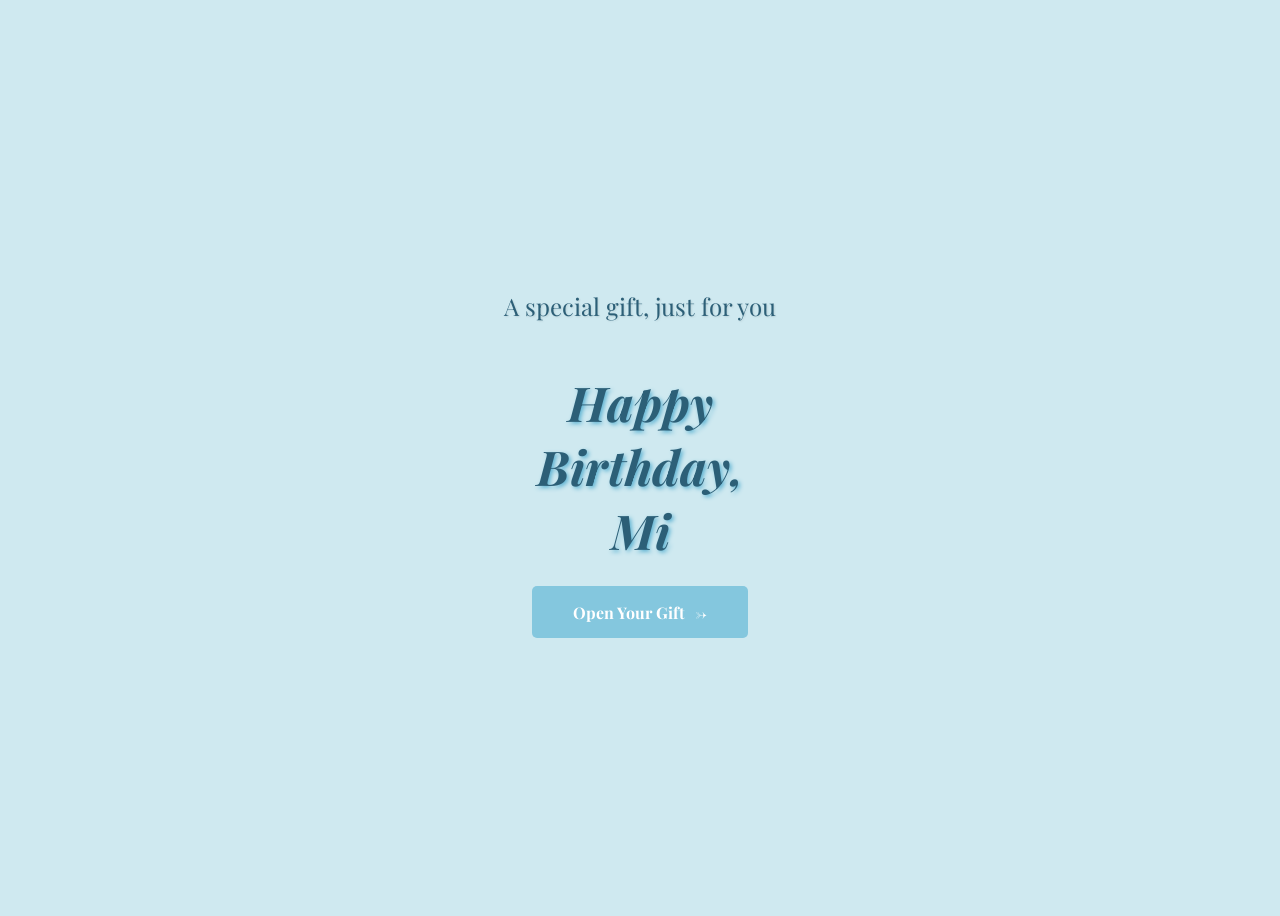
<file: index.html>
<!DOCTYPE html>
<html lang="en">
<head>
  <meta charset="UTF-8">
  <meta name="viewport" content="width=device-width, initial-scale=1.0">
  <title>Happy Birthday, Jes!</title>
   <link rel="preconnect" href="https://fonts.googleapis.com">
<link rel="preconnect" href="https://fonts.gstatic.com" crossorigin>
<link href="https://fonts.googleapis.com/css2?family=Playfair+Display:ital,wght@0,400..900;1,400..900&display=swap" rel="stylesheet">
  <link rel="stylesheet" href="assets/style.css">
</head>
<body>

   <main class="landing">
    <p class="subtitle">A special gift, just for you</p>
    <h1 class="title">Happy<br>Birthday,<br>Mi</h1>
    <a href="home.html" class="btn"> Open Your Gift 
      <span class="arrow">→</span>
    </a>
  </main>
  

</body>
</html>
</file>
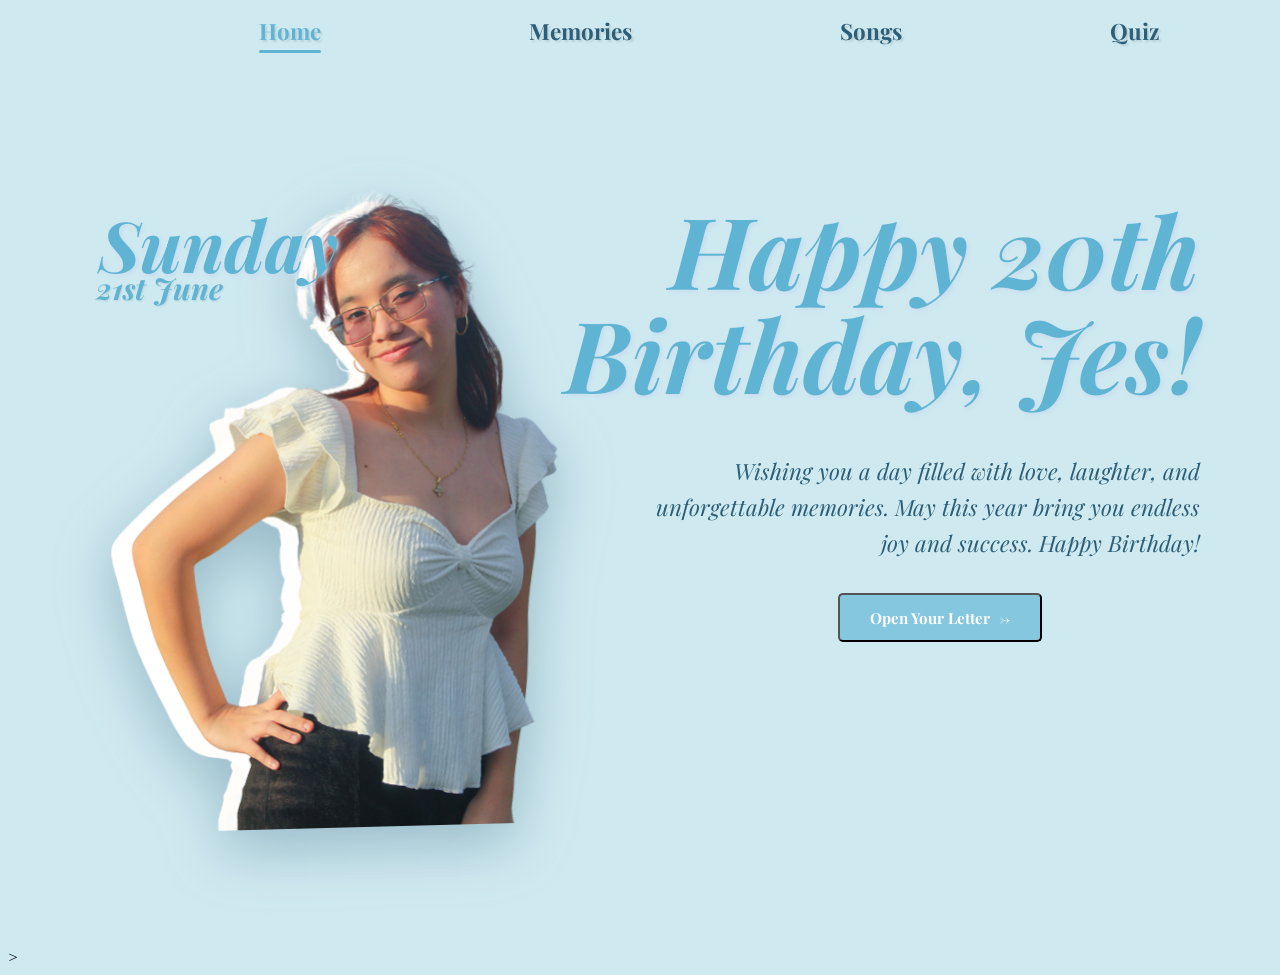
<file: home.html>
<!DOCTYPE html>
<html lang="en">
<head>
  <meta charset="UTF-8">
  <meta name="viewport" content="width=device-width, initial-scale=1.0">
  <title>Home</title>
  <link rel="preconnect" href="https://fonts.googleapis.com">
<link rel="preconnect" href="https://fonts.gstatic.com" crossorigin>
<link href="https://fonts.googleapis.com/css2?family=Playfair+Display:ital,wght@0,400..900;1,400..900&display=swap" rel="stylesheet">
  <link rel="stylesheet" href="assets/style.css">
</head>
<body>

  <!--  Start of Navigation Bar -->

  <header> 
    
    <div class="navbar"> 
      <nav>
          <ul>
            <li> <a href="home.html"> Home </a> </li>
            <li> <a href="memories.html"> Memories </a> </li>
            <li> <a href="songs.html"> Songs </a> </li>
            <li> <a href="quiz.html"> Quiz </a> </li>
          </ul>
      </nav>
    </div>

  </header>

  <!--  End of Navigation Bar -->


  <!-- Start of Hero Section -->

  <section class="hero">

    <div class="hero-left">
      <div class="date">
        <span class="day"> Sunday </span>
        <span class="date"> 21st June</span>
      </div>
      <div class="image-container">
        <img src="assets/images/home/jes_pic.png" alt="Jes Image" class="hero-image">
      </div>
    </div>

    
    <div class="hero-right">
      <h1 class="hero-title"> Happy 20th <br> Birthday, Jes! </h1>

      <p class="hero-description"> Wishing you a day filled with love, laughter, and unforgettable memories. 
        May this year bring you endless joy and success. Happy Birthday! 
      </p>

      <button class="btn" id="open-letter-btn"> 
        Open Your Letter  
        <span class="arrow">→</span>
      </button>
    </div>

  </section>

    <!-- Letter Modal -->
  <div class="letter-modal" id="letter-modal">
    <div class="letter-modal-card">
      <button class="modal-close" id="letter-modal-close">✕</button>
      <p class="letter-greeting" id="letter-greeting"></p>
      <div class="letter-body" id="letter-body"></div>
      <p class="letter-signoff" id="letter-signoff"></p>
    </div>
  </div>

  <script src="assets/script.js"> </script>


</body>
</html>>
</file>
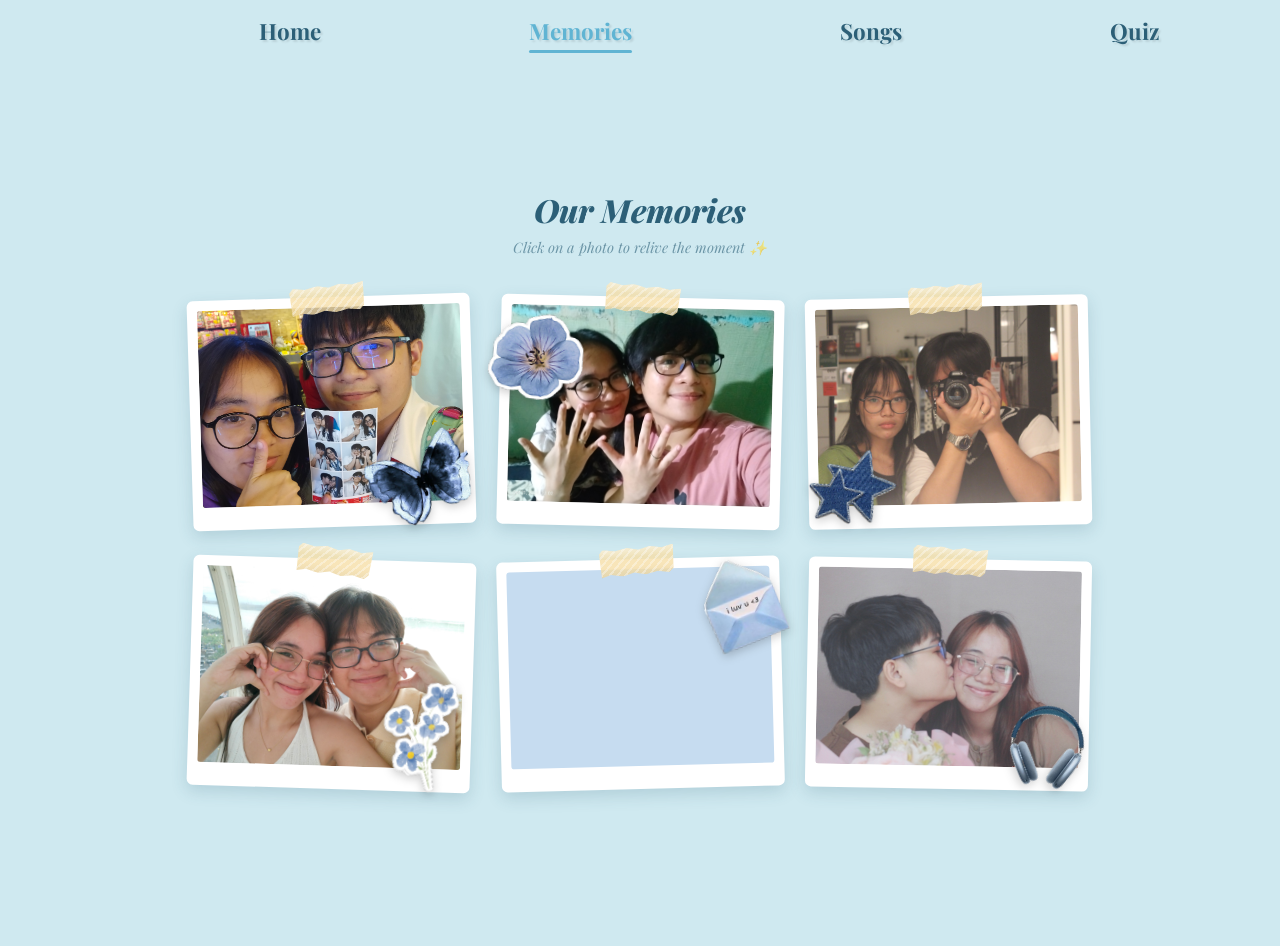
<file: memories.html>
<!DOCTYPE html>
<html lang="en">
<head>
  <meta charset="UTF-8">
  <meta name="viewport" content="width=device-width, initial-scale=1.0">
  <title>Memories</title>
  <link rel="preconnect" href="https://fonts.googleapis.com">
<link rel="preconnect" href="https://fonts.gstatic.com" crossorigin>
<link href="https://fonts.googleapis.com/css2?family=Playfair+Display:ital,wght@0,400..900;1,400..900&display=swap" rel="stylesheet">
  <link rel="stylesheet" href="assets/style.css">
</head>
<body>

  <!--  Start of Navigation Bar -->

  <header> 
    
    <div class="navbar"> 
      <nav>
          <ul>
            <li> <a href="home.html"> Home </a> </li>
            <li> <a href="memories.html"> Memories </a> </li>
            <li> <a href="songs.html"> Songs </a> </li>
            <li> <a href="quiz.html"> Quiz </a> </li>
          </ul>
      </nav>
    </div>

  </header>

  <!--  End of Navigation Bar -->

    <section class="memories-section">
    <div class="memories-heading">
      <h2>Our Memories</h2>
      <p>Click on a photo to relive the moment ✨</p>
    </div>
    <div class="memories-grid" id="memories-grid">
      <!-- Populated by script.js -->
    </div>
  </section>
 
  <!-- Modal Overlay -->
  <div class="memory-modal" id="memory-modal">
    <div class="memory-modal-card">
      <button class="modal-close" id="modal-close">✕</button>
      <div class="modal-media" id="modal-media"></div>
      <div class="modal-info">
        <p class="modal-date" id="modal-date">January 1, 2024</p>
        <p class="modal-caption" id="modal-caption">Caption goes here.</p>
      </div>
    </div>
  </div>

  <script src="assets/script.js"> </script>


</body>
</html>
</file>
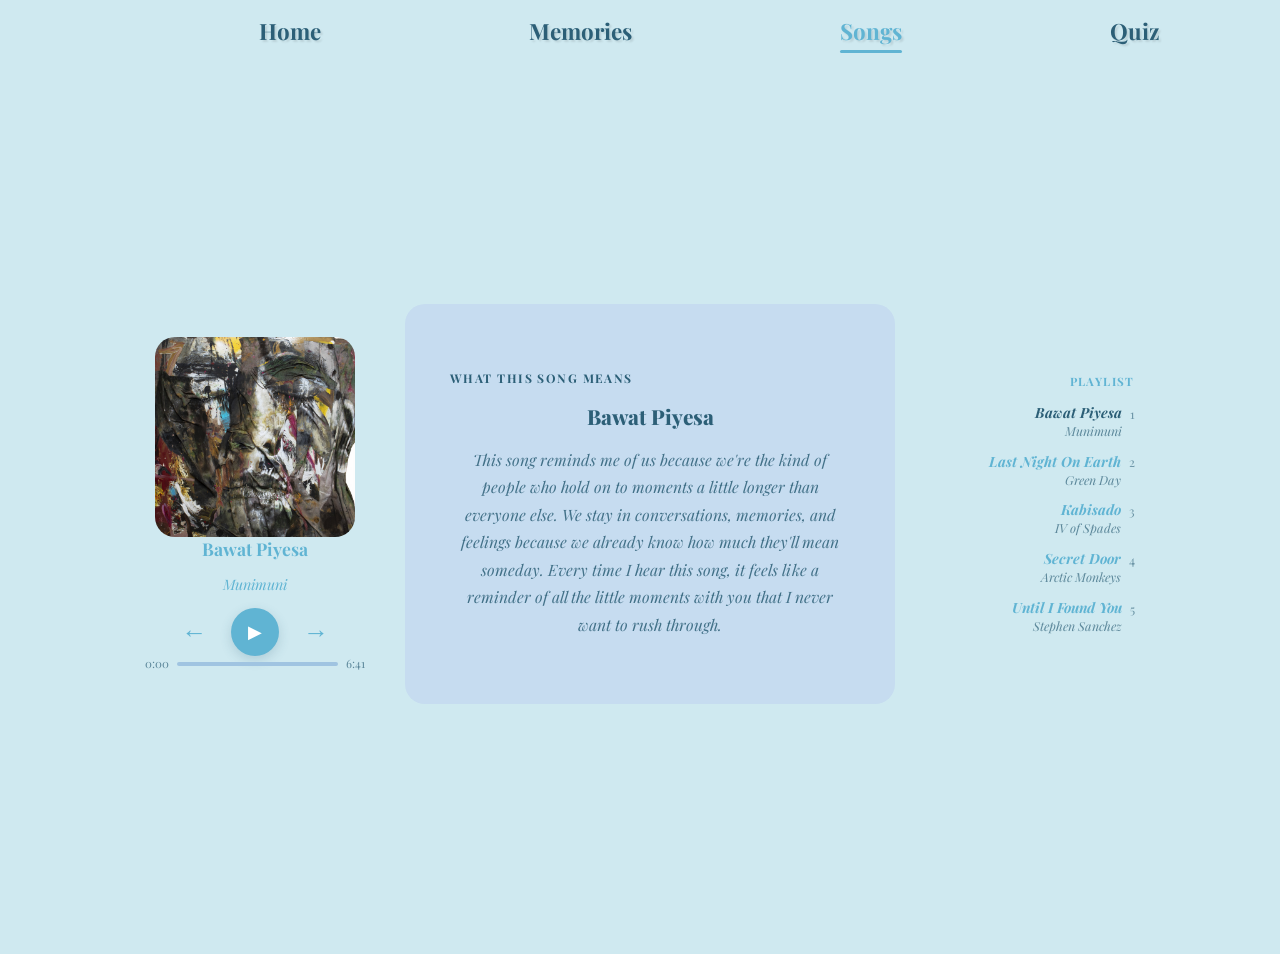
<file: songs.html>
<!DOCTYPE html>
<html lang="en">
<head>
  <meta charset="UTF-8">
  <meta name="viewport" content="width=device-width, initial-scale=1.0">
  <title>Songs</title>
  <link rel="preconnect" href="https://fonts.googleapis.com">
<link rel="preconnect" href="https://fonts.gstatic.com" crossorigin>
<link href="https://fonts.googleapis.com/css2?family=Playfair+Display:ital,wght@0,400..900;1,400..900&display=swap" rel="stylesheet">
  <link rel="stylesheet" href="assets/style.css">
</head>
<body>

  <!--  Start of Navigation Bar -->

  <header> 
    
    <div class="navbar"> 
      <nav>
          <ul>
            <li> <a href="home.html"> Home </a> </li>
            <li> <a href="memories.html"> Memories </a> </li>
            <li> <a href="songs.html"> Songs </a> </li>
            <li> <a href="quiz.html"> Quiz </a> </li>
          </ul>
      </nav>
    </div>

  </header>

    <!--  End of Navigation Bar -->


  <!-- Songs  Section -->

  <section class="songs-section">

    <!-- Left:  Album art and controls -->

    <div class="songs-left">
      <div class="album-art">
        <img id="album-img" src="" alt="Album Art">
      </div>
      <div class="song-info">
        <p id="song-title" class="song-title-display">Song Title</p>
        <p id="song-artist" class="song-artist-display">Artist Name</p>
      </div>
      <div class="song-controls">
        <button class="arrow-btn" id="prev-btn">&#8592;</button>
        <button class="play-btn" id="play-btn">&#9654;</button>
        <button class="arrow-btn" id="next-btn">&#8594;</button>
      </div>
      <div class="progress-container">
        <span id="current-time" class="time-label">0:00</span>
        <div class="progress-bar" id="progress-bar">
          <div class="progress-fill" id="progress-fill"></div>
        </div>
        <span id="total-time" class="time-label">0:00</span>
      </div>
    </div>

        <!-- Middle: Song Meaning Card -->
    <div class="songs-middle">
      <p class="meaning-label">WHAT THIS SONG MEANS</p>
      <h2 id="meaning-title" class="meaning-title"></h2>
      <p id="meaning-text" class="meaning-text"></p>
    </div>
 
    <!-- Right: Playlist -->
    <div class="songs-right">
      <p class="playlist-label">PLAYLIST</p>
      <ul class="playlist" id="playlist">
        <!-- Populated by JS -->
      </ul>
    </div>


  </section>

  <script src="assets/script.js"> </script>


</body>
</html>
</file>
<file: assets/style.css>
:root {
    --background-color: #CFE9F0;
    --text-color: #2C5F77;
    --secondary-color: #C6DCF0;
    --card-color: #A0C4E1;
    --primary-color: #84C7DE;
    --accent-color: #60B4D3;
  }


  /* Nav Bar */

  .header {
    width: 100%;
    padding: 1em 0;
  }

  nav ul {
    list-style: none;
    display: flex;
    justify-content: right;
    gap: 6em;
  }

  nav ul li a {
    text-decoration: none;
    color: var(--text-color);
    font-size: 1.4em;
    font-weight: bold;
    transition: color 0.3s ease;
    font-family: 'Playfair Display', serif; 
    padding-right: 5em;
    text-shadow: 2px 2px 2px rgba(0, 0, 0, 0.1);
    position: relative;
  }

  nav ul li a.active {
    color: var(--accent-color);
  }

  nav ul li a.active::after {
    content: '';
    position: absolute;
    left: 0;
    right: 5em;
    bottom: -0.3em;
    height: 3px;
    border-radius: 99px;
    background-color: var(--accent-color);
  }

  /* Nav Bar End */


  /* Start of Index */

  body {
    background-color: var(--background-color);
    font-family: 'Playfair Display', serif;
    cursor: url('images/cursor/staff_cursor.png') 4 4, auto;
  }
  .landing { 
    text-align: middle;
    text-align: center;
    flex-direction: column;
    align-items: center;
    display: flex;
    justify-content: center;
    align-items: center;
    height: 100vh;
    margin: 0;
  }

  .subtitle {
    text-align: middle;
    text-align: center;
    font-size: 1.5em;
    margin-top: 0.5em;
    margin-bottom: 1em;
    color: var(--text-color);
    text-shadow: 1px 1px 2px rgba(0, 0, 0, 0.1);
  }

  .title {
    text-shadow: 2px 2px 4px var(--accent-color);
    align-self: center;
    font-size: 3em;
    margin-top: 0.5em;
    margin-bottom: 0.5em;
    color: var(--text-color);
    font-weight: bold;
    font-style: italic;
  }

  .btn {
    display: inline-flex;
    align-items: center;
    gap: 0.6em;
    text-decoration: none;
    font-family: 'Playfair Display', serif;
    font-weight: bold;
    font-size: 1em;
    padding: 0.9em 2.6em;
    background-color: var(--primary-color);
    color: #fff;
    border-radius: 5px;
  }

  .btn:hover {
    background-color: var(--accent-color);
    transform: translateY(-2px);
  }
  
  .btn .arrow {
    font-size: 1.1em;
    transition: transform 0.2s ease;
  }
  
  .btn:hover .arrow {
    transform: translateX(4px);
  }


  /* End of Index */


  /* Start of Home */

  .hero {
  display: flex;
  align-items: center;
  justify-content: center;
  gap: 2.5em;
  min-height: calc(100vh - 80px);
  padding: 2em 3em;
  }

  /* Style for the left side of the hero section */

  .hero-left {
    flex: 0 0 45%;
    position: relative;
    display: flex;
    justify-content: center;
    align-items: center;
    transform: none;
  }

  .date {
    position: absolute;
    top: 2em;
    left: 1.2em;
    display: flex;
    flex-direction: column;
    z-index: 2;
  }

  .date .day {
    font-size: 4.4em;
    font-style: italic;
    font-weight: bold;
    color: var(--accent-color);
    text-shadow: 2px 2px 4px var(--secondary-color);
    line-height: 1;
    margin-bottom: -8px;
  }

  .date .date {
    font-size: 1.85em;
    color: var(--accent-color);
    text-shadow: 1px 1px 2px rgba(0, 0, 0, 0.1);
    font-style: italic;
    font-weight: bold;
    margin-left: -1.3em;
  }

  .hero-image {
    width: 560px;
    height: auto;
    max-height: 680px;
    filter: drop-shadow(0 18px 30px rgba(44, 95, 119, 0.35));
    transform: rotate(-1.5deg);
    transition: transform 0.3s ease;
  }

  .hero-image:hover {
    transform: rotate(0deg) scale(1.02);
  }

  .image-container {
    width: 100%;
    max-width: 560px;
    text-align: center;
  }

  .hero-right {
    flex: 1;
    display: flex;
    flex-direction: column;
    align-items: flex-end;
    text-align: right;
    max-width: 520px;
  }

  .hero-right .btn {
    align-self: center;
  }


  .hero-title {
    font-size: 6.2em;
    font-weight: bold;
    font-style: italic;
    color: var(--accent-color);
    line-height: 1.05;
    margin-left: -1.3em;
    text-shadow: 2px 2px 4px var(--secondary-color);
    align-self: right;
    margin-top: -1.7em;
  }

  .hero-title br {
    display: block;
    margin-bottom: -0.25em;
  }

  .hero-description {
    font-size: 1.4em;
    font-style: italic;
    color: var(--text-color);
    line-height: 1.6;
    margin: 0 0 1.4em 0;
    text-align: right;
    max-width: 620px;
    margin-left: -1.3em;
    margin-top: -1.5em;
    align-self: right;
  }

  .hero .btn {
    display: inline-flex;
    align-items: center;
    gap: 0.6em;
    text-decoration: none;
    font-family: 'Playfair Display', serif;
    font-weight: bold;
    font-size: 0.95em;
    padding: 0.75em 2em;
    background-color: var(--primary-color);
    color: #fff;
    border-radius: 5px;
    cursor: pointer;
  }

  .hero .btn:hover {
    background-color: var(--accent-color);
    transform: translateY(-2px);
  }
  
  .hero .btn .arrow {
    font-size: 1.1em;
    transition: transform 0.2s ease;
  }
  
  .hero .btn:hover .arrow {
    transform: scale(1.2) rotate(15deg);
  }

  /* Letter Modal */
  .letter-modal {
    position: fixed;
    inset: 0;
    background: rgba(44, 95, 119, 0.5);
    backdrop-filter: blur(8px);
    display: flex;
    align-items: center;
    justify-content: center;
    z-index: 100;
    opacity: 0;
    pointer-events: none;
    transition: opacity 0.3s ease;
    padding: 1.5em;
  }

  .letter-modal.active {
    opacity: 1;
    pointer-events: all;
  }

  .letter-modal-card {
    background: #fffdf8;
    border-radius: 18px;
    padding: 3em 3.2em;
    max-width: 560px;
    width: 100%;
    max-height: 85vh;
    overflow-y: auto;
    position: relative;
    box-shadow: 0 24px 64px rgba(44, 95, 119, 0.35);
    transform: translateY(20px) scale(0.97);
    transition: transform 0.3s ease;
    font-family: 'Playfair Display', serif;
  }

  .letter-modal.active .letter-modal-card {
    transform: translateY(0) scale(1);
  }

  .letter-greeting {
    font-size: 1.4em;
    font-style: italic;
    font-weight: 700;
    color: var(--accent-color);
    margin: 0 0 1em 0;
  }

  .letter-body {
    color: var(--text-color);
    font-size: 1.05em;
    line-height: 1.8;
  }

  .letter-body p {
    margin: 0 0 1.2em 0;
  }

  .letter-signoff {
    font-size: 1.1em;
    font-style: italic;
    color: var(--text-color);
    margin: 1.5em 0 0 0;
    text-align: right;
  }

  /* End of Home */





  /* Start of Songs Page */

  .songs-section {
  display: flex;
  align-items: center;
  justify-content: center;
  gap: 2.5em;
  min-height: calc(100vh - 80px);
  padding: 2em 3em;
}

  /* Left Album Art */

  .songs-left {
    display: flex;
    flex-direction: column;
    align-items: center;
    gap: 1;
    flex-shrink: 0;
    width: 220px;
  }

  .album-art {
    width: 200px;
    height: 200px;
    background-color: var(--secondary-color);
    border-radius: 20px;
    overflow: hidden;
    display: flex;
    align-items: center;
    justify-content: center;
  }

  .album-art img {
    width: 100%;
    height: 100%;
    object-fit: cover;
    display: block;
  }

  .song-info {
    text-align: center;
  }

  .song-title-display {
    font-size: 1.1em;
    font-weight: 700;
    color: var(--accent-color);
    margin: 0;
  }

  .song-artist-display {
    font-size: 0.9em;
    font-style: italic;
    color: var(--accent-color);
    cursor: pointer;
    transition: transformation 0.2s  ease, color 0.2s ease;
  }

  .song-controls {
    display: flex;
    gap: 1.5em;
    align-items: center;
  }

  .song-section {
    display: flex;
    gap: 2.5em;
    align-items: center;
  }

  .arrow-btn {
  background: none;
  border: none;
  font-size: 1.6em;
  color: var(--accent-color);
  cursor: pointer;
  transition: transform 0.2s ease, color 0.2s ease;
  line-height: 1;
  padding: 0;
}
 
.arrow-btn:hover {
  color: var(--text-color);
  transform: scale(1.2);
}

.play-btn {
  width: 48px;
  height: 48px;
  border-radius: 50%;
  border: none;
  background: var(--accent-color);
  color: #fff;
  font-size: 1.1em;
  cursor: pointer;
  display: flex;
  align-items: center;
  justify-content: center;
  transition: background-color 0.2 ease, transform 0.2 ease;
  flex-shrink: 0;
  box-shadow: 0 4px 12px rgba(44, 95, 119, 0.2);
}

.play-btn:hover {
  background-color: var(--text-color);
  transform: scale(1.1);
}

.progress-container {
  display: flex;
  align-items: center;
  gap: 0.5em;
  width: 100%;
}
 
.time-label {
  font-size: 0.72em;
  color: var(--text-color);
  opacity: 0.7;
  flex-shrink: 0;
  font-family: 'Playfair Display', serif;
}
 
.progress-bar {
  flex: 1;
  height: 4px;
  background-color: var(--card-color);
  border-radius: 99px;
  cursor: pointer;
  position: relative;
  overflow: hidden;
}
 
.progress-fill {
  height: 100%;
  width: 0%;
  background-color: var(--accent-color);
  border-radius: 99px;
  transition: width 0.1s linear;
}

 /* Middle */

.songs-middle {
  background-color: var(--secondary-color);
  border-radius: 20px;
  padding: 2.5em 2.8em;
  max-width: 400px;
  width: 100%;
  display: flex;
  flex-direction: column;
  gap: 1em;
  min-height: 320px;
  justify-content: center;
}

.songs-middle {
  background-color: var(--secondary-color);
  border-radius: 20px;
  padding: 2.5em 2.8em;
  max-width: 400px;
  width: 100%;
  display: flex;
  flex-direction: column;
  gap: 1em;
  min-height: 320px;
  justify-content: center;
}
 
.meaning-label {
  font-size: 0.75em;
  font-weight: 700;
  letter-spacing: 0.12em;
  color: var(--text-color);
  margin: 0;
  text-align: left;
}
 
.meaning-title {
  font-size: 1.3em;
  font-weight: 800;
  color: var(--text-color);
  margin: 0;
  text-align: center;
}
 
.meaning-text {
  font-size: 0.98em;
  font-style: italic;
  color: var(--text-color);
  line-height: 1.75;
  text-align: center;
  margin: 0;
  opacity: 0.85;
}

 /* Right: Playlist */

 .songs-right {
  display: flex;
  flex-direction: column;
  gap: 0.5em;
  flex-shrink: 0;
  width: 200px;
}
 
.playlist-label {
  font-size: 0.72em;
  font-weight: 700;
  letter-spacing: 0.12em;
  color: var(--accent-color);
  margin: 0 0 0.5em 0;
  text-align: right;
}
 
.playlist {
  list-style: none;
  padding: 0;
  margin: 0;
  display: flex;
  flex-direction: column;
  gap: 0.8em;
}
 
.playlist-item {
  display: flex;
  align-items: flex-start;
  gap: 0.5em;
  cursor: pointer;
  text-align: right;
  flex-direction: row-reverse;
  transition: opacity 0.2s ease;
}
 
.playlist-item:hover {
  opacity: 0.7;
}
 
.playlist-num {
  font-size: 0.78em;
  color: var(--text-color);
  opacity: 0.6;
  flex-shrink: 0;
  padding-top: 0.15em;
}
 
.playlist-info {
  display: flex;
  flex-direction: column;
  align-items: flex-end;
}
 
.playlist-song-title {
  font-size: 0.88em;
  font-weight: 700;
  font-style: italic;
  color: var(--accent-color);
  display: block;
}
 
.playlist-song-artist {
  font-size: 0.78em;
  font-style: italic;
  color: var(--text-color);
  opacity: 0.7;
  display: block;
}
 
.playlist-item.active .playlist-song-title {
  color: var(--text-color);
}
 
/* End of Songs */


/* Start of Quiz */

.quiz-section {
  display: flex;
  align-items: center;
  justify-content: center;
  min-height: calc(100vh - 80px);
  padding: 2em;
}
 
.quiz-card {
  background-color: var(--secondary-color);
  border-radius: 20px;
  padding: 2.5em 3em;
  width: 100%;
  max-width: 420px;
  display: flex;
  flex-direction: column;
  gap: 1.2em;
  box-shadow: 0 8px 32px rgba(44, 95, 119, 0.1);
}
 
.quiz-card-header {
  display: flex;
  justify-content: space-between;
  align-items: center;
}
 
.quiz-counter,
.quiz-score {
  font-size: 0.82em;
  font-style: italic;
  color: var(--text-color);
  opacity: 0.7;
}
 
.quiz-question {
  font-size: 1.15em;
  font-weight: 800;
  font-style: italic;
  color: var(--text-color);
  line-height: 1.5;
  margin: 0.4em 0;
}
 
.quiz-choices {
  list-style: none;
  padding: 0;
  margin: 0;
  display: flex;
  flex-direction: column;
  gap: 0.6em;
}
 
.quiz-choice {
  font-size: 0.95em;
  font-style: italic;
  font-weight: 600;
  color: var(--text-color);
  padding: 0.65em 1em;
  border-radius: 8px;
  cursor: pointer;
  transition: background-color 0.2s ease, color 0.2s ease;
  border: 2px solid transparent;
}
 
.quiz-choice:hover:not(.disabled) {
  background-color: var(--card-color);
  border-color: var(--accent-color);
}
 
.quiz-choice.correct {
  background-color: #a8ddb5;
  border-color: #5aaa72;
  color: #2a6b3c;
}
 
.quiz-choice.wrong {
  background-color: #f0b3b3;
  border-color: #d9534f;
  color: #7a1f1f;
}
 
.quiz-choice.disabled {
  cursor: default;
  pointer-events: none;
}
 
/* Results Card */
.quiz-results {
  text-align: center;
  align-items: center;
  gap: 1.4em;
}
 
/* Intro Card */
.quiz-intro {
  text-align: center;
  align-items: center;
  gap: 1.2em;
}
 
.quiz-section-tag {
  font-size: 0.72em;
  font-weight: 700;
  letter-spacing: 0.12em;
  text-transform: uppercase;
  color: var(--accent-color);
  margin: 0;
}
 
.quiz-intro-title {
  font-size: 1.6em;
  font-weight: 800;
  font-style: italic;
  color: var(--text-color);
  margin: 0;
  line-height: 1.2;
}
 
.quiz-intro-desc {
  font-size: 0.95em;
  font-style: italic;
  color: var(--text-color);
  opacity: 0.8;
  line-height: 1.6;
  margin: 0;
}
 
/* Section label inside quiz card */
.quiz-section-label {
  font-size: 0.72em;
  font-weight: 700;
  letter-spacing: 0.1em;
  text-transform: uppercase;
  color: var(--accent-color);
  margin: 0;
}
 
/* Memory photo */
.quiz-photo-wrap {
  width: 100%;
  border-radius: 12px;
  overflow: hidden;
  max-height: 200px;
}
 
.quiz-photo-wrap img {
  width: 100%;
  height: 100%;
  object-fit: cover;
  display: block;
}
 
.results-label {
  font-size: 0.82em;
  font-weight: 700;
  letter-spacing: 0.1em;
  color: var(--text-color);
  opacity: 0.6;
  text-transform: uppercase;
}
 
.results-score {
  font-size: 2em;
  font-weight: 800;
  font-style: italic;
  color: var(--text-color);
  line-height: 1.2;
}
 
.results-message {
  font-size: 1em;
  font-style: italic;
  color: var(--text-color);
  opacity: 0.85;
  line-height: 1.6;
}
 
.quiz-restart-btn {
  margin-top: 0.5em;
  padding: 0.8em 2.5em;
  font-family: 'Playfair Display', serif;
  font-size: 1em;
  font-weight: 700;
  background-color: var(--accent-color);
  color: #fff;
  border: none;
  border-radius: 8px;
  cursor: pointer;
  transition: background-color 0.2s ease, transform 0.2s ease;
  box-shadow: 0 4px 12px rgba(44, 95, 119, 0.2);
}
 
.quiz-restart-btn:hover {
  background-color: var(--text-color);
  transform: translateY(-2px);
}
/* End of Quiz */


/* ================================
   Memories Page
   ================================ */

.memories-section {
  display: flex;
  flex-direction: column;
  align-items: center;
  justify-content: center;
  min-height: calc(100vh - 80px);
  padding: 1.5em 3em 2em;
  gap: 1.5em;
}

.memories-heading {
  text-align: center;
}

.memories-heading h2 {
  font-size: 2em;
  font-weight: 800;
  font-style: italic;
  color: var(--text-color);
  margin: 0 0 0.2em;
}

.memories-heading p {
  font-size: 0.9em;
  font-style: italic;
  color: var(--text-color);
  opacity: 0.6;
  margin: 0;
}

.memories-grid {
  display: grid;
  grid-template-columns: repeat(3, 1fr);
  gap: 2em 1.6em;
  width: 100%;
  max-width: 900px;
  padding: 1em 0;
}

.memory-card {
  --rotate: 0deg;
  border-radius: 6px;
  overflow: visible;
  cursor: pointer;
  background-color: #fff;
  padding: 0.6em 0.6em 1.4em;
  transition: transform 0.3s ease, box-shadow 0.3s ease;
  position: relative;
  box-shadow: 0 6px 16px rgba(44, 95, 119, 0.18);
  transform: rotate(var(--rotate));
}

.memory-card:hover {
  transform: rotate(0deg) translateY(-8px) scale(1.03);
  box-shadow: 0 18px 34px rgba(44, 95, 119, 0.28);
  z-index: 5;
}

/* Photo/placeholder area inside the polaroid frame */
.memory-photo {
  width: 100%;
  aspect-ratio: 4 / 3;
  border-radius: 3px;
  overflow: hidden;
  position: relative;
  background-color: var(--secondary-color);
}

/* Tape strip across the top corner */
.memory-card::before {
  content: '';
  position: absolute;
  top: -0.75em;
  left: 50%;
  width: 76px;
  height: 28px;
  background-color: rgba(247, 224, 170, 0.82);
  background-image:
    repeating-linear-gradient(
      135deg,
      rgba(255, 255, 255, 0.35) 0px,
      rgba(255, 255, 255, 0.35) 2px,
      transparent 2px,
      transparent 6px
    ),
    linear-gradient(
      to bottom,
      rgba(255, 255, 255, 0.45) 0%,
      transparent 35%,
      transparent 65%,
      rgba(0, 0, 0, 0.04) 100%
    );
  clip-path: polygon(
    1% 15%, 6% 0%, 22% 8%, 38% 0%, 53% 10%, 68% 1%, 84% 9%, 99% 0%,
    97% 85%, 91% 100%, 76% 92%, 60% 100%, 45% 90%, 30% 100%, 14% 91%, 2% 100%
  );
  box-shadow: 0 3px 6px rgba(0, 0, 0, 0.15);
  transform: translateX(-50%) rotate(var(--tape-rotate, -4deg));
  z-index: 3;
  pointer-events: none;
}

/* Sticker graphic - position varies by corner class set in JS */
.memory-sticker {
  position: absolute;
  width: 56px;
  height: auto;
  z-index: 4;
  filter: drop-shadow(0 3px 5px rgba(0, 0, 0, 0.2));
  pointer-events: none;
}

.memory-sticker.corner-br {
  bottom: -0.6em;
  right: -0.6em;
}

.memory-sticker.corner-bl {
  bottom: -0.6em;
  left: -0.6em;
}

.memory-sticker.corner-tr {
  top: -0.3em;
  right: -0.3em;
}

.memory-sticker.corner-tl {
  top: 1.2em;
  left: -0.7em;
}

/* Hover overlay with "View Memory" label */
.memory-photo::after {
  content: 'View Memory';
  position: absolute;
  inset: 0;
  background: rgba(44, 95, 119, 0.45);
  color: #fff;
  font-family: 'Playfair Display', serif;
  font-size: 0.9em;
  font-style: italic;
  font-weight: 700;
  display: flex;
  align-items: center;
  justify-content: center;
  opacity: 0;
  transition: opacity 0.25s ease;
}

.memory-card:hover .memory-photo::after {
  opacity: 1;
}

.memory-thumb {
  width: 100%;
  height: 100%;
  object-fit: cover;
  display: block;
}

.memory-placeholder {
  width: 100%;
  height: 100%;
  display: flex;
  flex-direction: column;
  align-items: center;
  justify-content: center;
  gap: 0.4em;
  font-size: 2em;
  color: var(--card-color);
  background: linear-gradient(135deg, var(--secondary-color) 0%, var(--card-color) 100%);
}

/* Modal */
.memory-modal {
  position: fixed;
  inset: 0;
  background: rgba(44, 95, 119, 0.5);
  backdrop-filter: blur(8px);
  display: flex;
  align-items: center;
  justify-content: center;
  z-index: 100;
  opacity: 0;
  pointer-events: none;
  transition: opacity 0.3s ease;
}

.memory-modal.active {
  opacity: 1;
  pointer-events: all;
}

.memory-modal-card {
  background: var(--background-color);
  border-radius: 24px;
  padding: 0;
  max-width: 500px;
  width: 90%;
  display: flex;
  flex-direction: column;
  overflow: hidden;
  position: relative;
  box-shadow: 0 24px 64px rgba(44, 95, 119, 0.3);
  transform: translateY(20px) scale(0.97);
  transition: transform 0.3s ease;
}

.memory-modal.active .memory-modal-card {
  transform: translateY(0) scale(1);
}

.modal-close {
  position: absolute;
  top: 0.9em;
  right: 0.9em;
  width: 32px;
  height: 32px;
  border-radius: 50%;
  background: rgba(44, 95, 119, 0.12);
  border: none;
  font-size: 0.9em;
  color: var(--text-color);
  cursor: pointer;
  display: flex;
  align-items: center;
  justify-content: center;
  transition: background 0.2s ease;
  z-index: 2;
  font-family: 'Playfair Display', serif;
}

.modal-close:hover {
  background: rgba(44, 95, 119, 0.22);
}

.modal-media {
  width: 100%;
  background: var(--secondary-color);
  min-height: 220px;
  display: flex;
  align-items: center;
  justify-content: center;
}

.modal-media-el {
  width: 100%;
  height: auto;
  display: block;
  max-height: 340px;
  object-fit: cover;
}

.modal-placeholder {
  font-size: 3em;
  color: var(--card-color);
  padding: 2.5em;
}

.modal-info {
  padding: 1.4em 1.8em 1.8em;
  display: flex;
  flex-direction: column;
  gap: 0.5em;
  border-top: 2px solid var(--secondary-color);
}

.modal-date {
  font-size: 0.75em;
  font-weight: 700;
  letter-spacing: 0.1em;
  text-transform: uppercase;
  color: var(--accent-color);
}

.modal-caption {
  font-size: 1em;
  font-style: italic;
  color: var(--text-color);
  line-height: 1.75;
}

/* End of Memories */


/* ======================================
   Responsive: Tablet (<= 768px)
   ====================================== */

@media (max-width: 768px) {

  /* Nav */
  .header {
    padding: 0.8em 0;
  }

  nav ul {
    justify-content: center;
    gap: 1.8em;
    flex-wrap: wrap;
    padding: 0 1em;
  }

  nav ul li a {
    font-size: 1.1em;
    padding-right: 0;
  }

  nav ul li a.active::after {
    right: 0;
  }

  /* Landing (index.html) */
  .title {
    font-size: 2.2em;
  }

  .subtitle {
    font-size: 1.2em;
  }

  /* Home Hero */
  .hero {
    flex-direction: column;
    padding: 2em 1.5em;
    gap: 2em;
    min-height: auto;
  }

  .hero-left {
    flex: none;
    width: 100%;
    flex-direction: column;
  }

  .hero-image {
    width: 100%;
    max-width: 360px;
  }

  .hero-right {
    align-items: center;
    text-align: center;
    max-width: 100%;
  }

  .hero-title {
    font-size: 2.4em;
    text-align: center;
    margin-left: 0;
    margin-top: 0;
    align-self: center;
  }

  .hero-description {
    text-align: center;
    max-width: 100%;
    margin-left: 0;
    margin-top: 0;
    align-self: center;
  }

  .date {
    position: static;
    margin-bottom: 1em;
    align-items: center;
    text-align: center;
  }

  .date .date {
    margin-left: 0;
  }

  /* Songs Page */
  .songs-section {
    flex-direction: column;
    padding: 2em 1.5em;
    gap: 2em;
    min-height: auto;
  }

  .songs-left {
    width: 100%;
    max-width: 280px;
  }

  .songs-middle {
    max-width: 100%;
    min-height: auto;
  }

  .songs-right {
    width: 100%;
    max-width: 280px;
  }

  .playlist-label {
    text-align: center;
  }

  .playlist-item {
    flex-direction: row;
    text-align: left;
  }

  .playlist-info {
    align-items: flex-start;
  }

  .playlist-num {
    order: -1;
  }

  /* Quiz Page */
  .quiz-card {
    padding: 2em 1.8em;
    max-width: 90%;
  }

  /* Memories Page */
  .memories-section {
    padding: 1.5em 1.5em 2em;
  }

  .memories-grid {
    grid-template-columns: repeat(2, 1fr);
    max-width: 600px;
    gap: 2.5em 1.2em;
  }

  .memory-modal-card {
    max-width: 90%;
  }
}


/* ======================================
   Responsive: Phone (<= 480px)
   ====================================== */

@media (max-width: 480px) {

  /* Nav */
  nav ul {
    gap: 1em;
  }

  nav ul li a {
    font-size: 0.9em;
  }

  /* Landing (index.html) */
  .title {
    font-size: 1.7em;
  }

  .subtitle {
    font-size: 1em;
  }

  .btn {
    padding: 0.8em 1.8em;
    font-size: 0.9em;
  }

  /* Home Hero */
  .hero {
    padding: 1.5em 1em;
  }

  .hero-image {
    max-width: 260px;
  }

  .hero-title {
    font-size: 1.8em;
  }

  .hero-description {
    font-size: 0.88em;
  }

  .date .day {
    font-size: 2.6em;
  }

  .date .date {
    font-size: 1.3em;
  }

  /* Songs Page */
  .songs-section {
    padding: 1.5em 1em;
  }

  .album-art {
    width: 160px;
    height: 160px;
  }

  .songs-middle {
    padding: 1.8em 1.6em;
    min-height: auto;
  }

  .song-section {
    gap: 1.5em;
  }

  /* Quiz Page */
  .quiz-section {
    padding: 1.2em;
  }

  .quiz-card {
    padding: 1.6em 1.3em;
    max-width: 100%;
  }

  .quiz-intro-title {
    font-size: 1.3em;
  }

  .quiz-question {
    font-size: 1em;
  }

  /* Memories Page */
  .memories-heading h2 {
    font-size: 1.5em;
  }

  .memories-grid {
    grid-template-columns: 1fr;
    max-width: 320px;
    gap: 2.2em;
  }

  .memory-sticker {
    width: 46px;
  }

  .modal-info {
    padding: 1.1em 1.3em 1.4em;
  }
}


/* ======================================
   Desktop Only (> 768px)
   ====================================== */

@media (min-width: 769px) {
  body {
    overflow: hidden;
  }
}

/* ======================================
   Custom Cursor: Interactive Elements
   ====================================== */

a,
button,
.btn,
.quiz-choice:not(.disabled),
.quiz-restart-btn,
.memory-card,
.playlist-item,
.song-artist-display,
.arrow-btn,
.play-btn,
.progress-bar,
.modal-close {
  cursor: url('images/cursor/face_cursor.png') 32 32, pointer;
}
</file>
